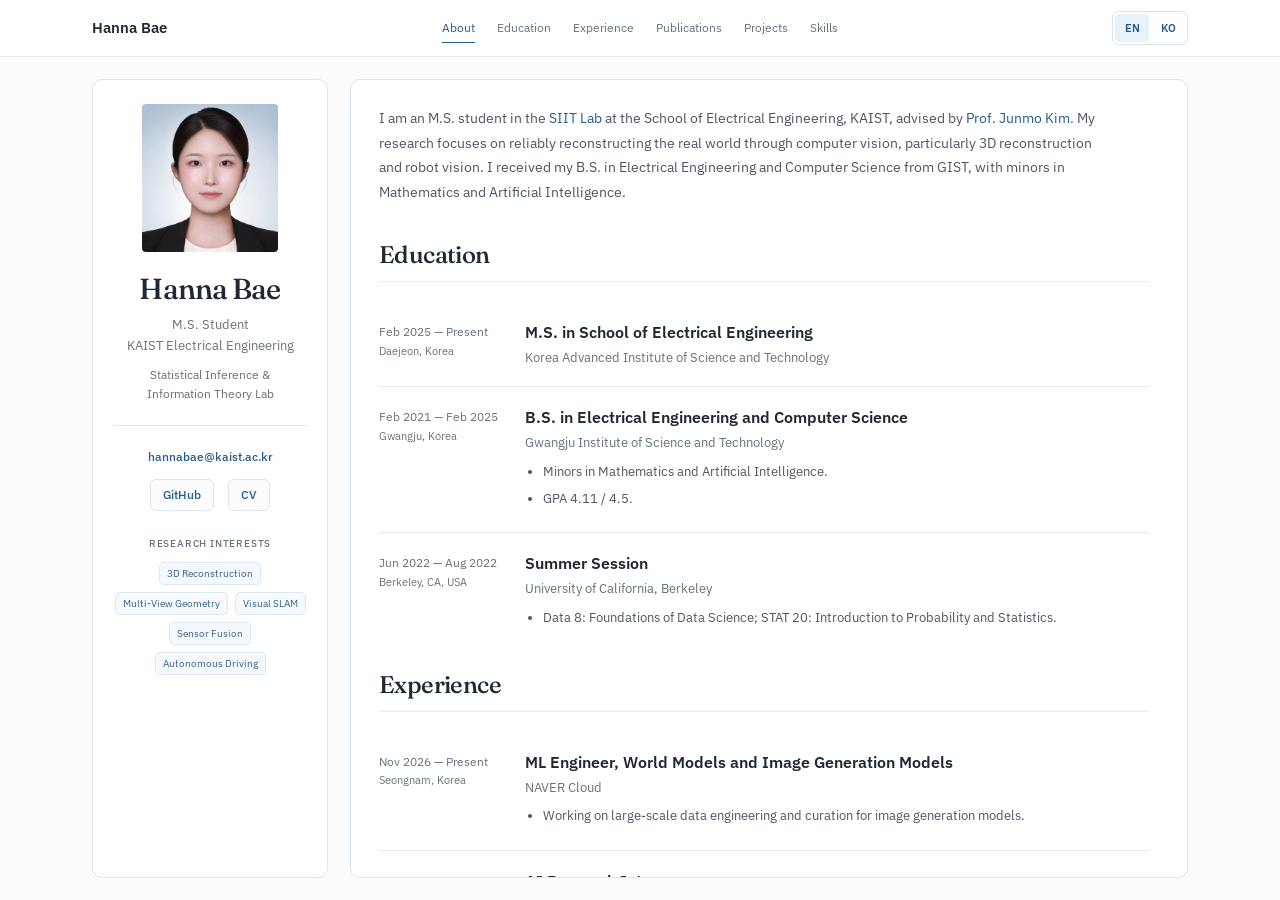
<file: index.html>
<!doctype html>
<html lang="en">
<head>
<meta charset="utf-8" />
<meta name="viewport" content="width=device-width, initial-scale=1" />
<title>Hanna Bae</title>
<meta name="description" content="Hanna Bae is an M.S. student at KAIST Electrical Engineering researching 3D vision, geometric perception, 3D reconstruction, visual SLAM, and multi-view geometry." />
<meta name="theme-color" content="#ffffff" />
<meta property="og:title" content="Hanna Bae" />
<meta property="og:description" content="M.S. student at KAIST EE. 3D vision, geometric perception, 3D reconstruction, and visual SLAM." />
<meta property="og:type" content="website" />
<meta property="og:url" content="https://hanna-bae.github.io/" />
<meta property="og:image" content="https://hanna-bae.github.io/assets/profile.jpg" />
<link rel="icon" type="image/png" href="assets/ggyu-avatar.png?v=1" />
<link rel="preconnect" href="https://fonts.googleapis.com" />
<link rel="preconnect" href="https://fonts.gstatic.com" crossorigin />
<link href="https://fonts.googleapis.com/css2?family=Fraunces:opsz,wght@9..144,400;9..144,500;9..144,600&family=IBM+Plex+Mono:wght@400;500&family=IBM+Plex+Sans:ital,wght@0,400;0,500;0,600;1,400&display=swap" rel="stylesheet" />
<link rel="stylesheet" href="style.css?v=13" />
<link rel="alternate" hreflang="en" href="https://hanna-bae.github.io/" />
<link rel="alternate" hreflang="ko" href="https://hanna-bae.github.io/ko/" />
<link rel="alternate" hreflang="x-default" href="https://hanna-bae.github.io/" />
</head>
<body>

<a class="skip-link" href="#main">Skip to content</a>

<header class="topbar">
  <div class="shell topbar-inner">
    <a class="brand" href="#top">Hanna Bae</a>
    <nav class="nav" aria-label="Section navigation">
      <a href="#about">About</a>
      <a href="#education">Education</a>
      <a href="#experience">Experience</a>
      <a href="#publications">Publications</a>
      <a href="#projects">Projects</a>
      <a href="#skills">Skills</a>
    </nav>
    <nav class="language-switch" aria-label="Language selection">
      <span lang="en" aria-current="page" aria-label="English">EN</span>
      <a href="ko/" hreflang="ko" lang="ko" aria-label="한국어">KO</a>
    </nav>
  </div>
</header>

<div class="shell layout" id="top">

  <aside class="profile" aria-labelledby="profile-name">
    <img class="portrait" src="assets/profile.jpg" alt="Portrait of Hanna Bae" width="800" height="800" />
    <div class="profile-copy">
      <h1 id="profile-name">Hanna Bae</h1>
      <p class="role">M.S. Student<br /> KAIST Electrical Engineering</p>
      <p class="lab">Statistical Inference &amp;<br /> Information Theory Lab</p>
      <ul class="contact" aria-label="Contact and profile links">
        <li class="email"><a href="mailto:hannabae@kaist.ac.kr">hannabae@kaist.ac.kr</a></li>
        <li><a href="https://github.com/hanna-bae" target="_blank" rel="noopener noreferrer">GitHub</a></li>
        <li><a href="assets/CV_Hanna_Bae.pdf" target="_blank" rel="noopener noreferrer">CV</a></li>
      </ul>
      <h2 class="keyword-label">Research interests</h2>
      <ul class="tags" aria-label="Research interests">
        <li>3D Reconstruction</li><li>Multi-View Geometry</li><li>Visual SLAM</li><li>Sensor Fusion</li><li>Autonomous Driving</li>
      </ul>
    </div>
  </aside>
  <main class="content" id="main" tabindex="0" aria-label="Research portfolio — scroll to explore">
    <section id="about" class="section first" aria-label="About">
      <div class="bio"><p>I am an M.S. student in the <a href="https://siit.kaist.ac.kr/" target="_blank" rel="noopener noreferrer">SIIT Lab</a> at the School of Electrical Engineering, KAIST, advised by <a href="https://scholar.google.com/citations?hl=ko&amp;user=GdQtWNQAAAAJ" target="_blank" rel="noopener noreferrer">Prof. Junmo Kim</a>. My research focuses on reliably reconstructing the real world through computer vision, particularly 3D reconstruction and robot vision. I received my B.S. in Electrical Engineering and Computer Science from GIST, with minors in Mathematics and Artificial Intelligence.</p></div>
    </section>

    <section id="education" class="section">
      <h2 class="section-title">Education</h2>
      <article class="entry">
        <div class="entry-date">Feb 2025 &mdash; Present<span class="place">Daejeon, Korea</span></div>
        <div class="entry-body">
          <h3>M.S. in School of Electrical Engineering</h3>
          <p class="org">Korea Advanced Institute of Science and Technology</p>
        </div>
      </article>
      <article class="entry">
        <div class="entry-date">Feb 2021 &mdash; Feb 2025<span class="place">Gwangju, Korea</span></div>
        <div class="entry-body">
          <h3>B.S. in Electrical Engineering and Computer Science</h3>
          <p class="org">Gwangju Institute of Science and Technology</p>
          <ul class="bullets">
            <li>Minors in Mathematics and Artificial Intelligence.</li>
            <li>GPA 4.11 / 4.5.</li>
          </ul>
        </div>
      </article>
      <article class="entry">
        <div class="entry-date">Jun 2022 &mdash; Aug 2022<span class="place">Berkeley, CA, USA</span></div>
        <div class="entry-body">
          <h3>Summer Session</h3>
          <p class="org">University of California, Berkeley</p>
          <ul class="bullets">
            <li>Data 8: Foundations of Data Science; STAT 20: Introduction to Probability and Statistics.</li>
          </ul>
        </div>
      </article>
    </section>

    <section id="experience" class="section">
      <h2 class="section-title">Experience</h2>
      <article class="entry">
        <div class="entry-date">Nov 2026 &mdash; Present<span class="place">Seongnam, Korea</span></div>
        <div class="entry-body">
          <h3>ML Engineer, World Models and Image Generation Models</h3>
          <p class="org">NAVER Cloud</p>
          <ul class="bullets">
            <li>Working on large-scale data engineering and curation for image generation models.</li>
          </ul>
        </div>
      </article>
      <article class="entry">
        <div class="entry-date">Nov 2024<span class="place">Seoul, Korea</span></div>
        <div class="entry-body">
          <h3>AI Research Intern</h3>
          <p class="org">CJ OliveNetworks AI Research Lab</p>
          <ul class="bullets">
            <li>Built a Korean table QA dataset of 13,200 pairs across simple, merged, and composite structures, and showed that the best table serialization depends on structure. Developed into a first-author journal publication.</li>
          </ul>
        </div>
      </article>
      <article class="entry">
        <div class="entry-date">Mar 2023 &mdash; Jun 2024<span class="place">Gwangju, Korea</span></div>
        <div class="entry-body">
          <h3>Research Intern</h3>
          <p class="org">Autonomous Computing Systems Lab (ACSL), GIST</p>
          <ul class="bullets">
            <li>Researched mobile and edge 3D reconstruction, dense correspondence, and detector-free feature matching for SLAM front ends.</li>
            <li>Explored deployment pipelines with TensorRT, ONNX, CoreML, and TinyML, with attention to accuracy&ndash;latency&ndash;memory trade-offs.</li>
          </ul>
        </div>
      </article>
    </section>

    <section id="publications" class="section" aria-labelledby="publications-title">
      <div class="section-heading">
        <h2 class="section-title" id="publications-title">Publications</h2>
      </div>
      <div class="publication-group" aria-labelledby="accepted-title">
        <h3 class="group-title" id="accepted-title">Accepted &amp; Published</h3>
        <ol class="pubs">
        <li class="pub" id="vggt-bridge">
          <div class="pub-body">
            <h4><a href="https://arxiv.org/abs/2610.06594" target="_blank" rel="noopener noreferrer">VGGT-Bridge: Beyond Sequential Pose Graphs via Coarse-Stride Skip Edges</a></h4>
            <p class="authors">Sungjae Choi<sup>*</sup>, <strong>Hanna Bae<sup>*</sup></strong>, Sunghyun Baek, and Junmo Kim</p>
            <p class="contribution-note">* Equal contribution</p>
            <div class="publication-footer"><p class="venue">ACCV 2026 · Accepted</p><div class="pub-links"><a href="https://arxiv.org/abs/2610.06594" target="_blank" rel="noopener noreferrer" aria-label="arXiv for VGGT-Bridge: Beyond Sequential Pose Graphs via Coarse-Stride Skip Edges">arXiv <span aria-hidden="true">&#8599;</span></a><a href="https://arxiv.org/pdf/2610.06594" target="_blank" rel="noopener noreferrer" aria-label="PDF for VGGT-Bridge: Beyond Sequential Pose Graphs via Coarse-Stride Skip Edges">PDF <span aria-hidden="true">&#8599;</span></a><a href="https://github.com/BeCow5X5/VGGT-Bridge" target="_blank" rel="noopener noreferrer" aria-label="Code for VGGT-Bridge">Code <span aria-hidden="true">&#8599;</span></a></div></div>
          </div>
        </li>
        <li class="pub" id="table-qa">
          <div class="pub-body">
            <h4><a href="https://doi.org/10.14329/isr.2025.27.2.071" target="_blank" rel="noopener noreferrer">Analyzing the Effects of Table Preprocessing Methods on Korean Question-Answering Performance</a></h4>
            <p class="authors"><strong>Hanna Bae</strong>, Sang-Huck Won, Jae-Hong Lee, Woo-Hyuk Jung, and Jihwan Woo</p>
            <div class="publication-footer"><p class="venue">Information Systems Review, 27(2), 71&ndash;87, 2025 · Published <span class="author-note">First author</span></p><div class="pub-links"><a href="https://doi.org/10.14329/isr.2025.27.2.071" target="_blank" rel="noopener noreferrer" aria-label="DOI for Analyzing the Effects of Table Preprocessing Methods on Korean Question-Answering Performance">DOI <span aria-hidden="true">&#8599;</span></a><a href="https://www.kci.go.kr/kciportal/ci/sereArticleSearch/ciSereArtiView.kci?sereArticleSearchBean.artiId=ART003208010" target="_blank" rel="noopener noreferrer" aria-label="Journal for Analyzing the Effects of Table Preprocessing Methods on Korean Question-Answering Performance">Journal <span aria-hidden="true">&#8599;</span></a></div></div>
          </div>
        </li>
        </ol>
      </div>
      <div class="publication-group" id="under-review" aria-labelledby="under-review-title">
        <h3 class="group-title" id="under-review-title">Preprints &amp; Under Review</h3>
        <ol class="pubs">
        <li class="pub" id="position-matters">
          <div class="pub-body">
            <h4>Position Matters in the Overlap: Analyzing Chunk Alignment for Long-Sequence 3D Reconstruction</h4>
            <p class="authors"><strong>Hanna Bae</strong>, Sojeong Song, Gyojin Han, Sungjae Choi, and Junmo Kim</p>
            <p class="venue">Manuscript · Under review <span class="author-note">First author</span></p>
          </div>
        </li>
        <li class="pub" id="dense-risk">
          <div class="pub-body">
            <h4>Adaptive Dense Risk Prediction for Consistent Feed-Forward 3D Reconstruction</h4>
            <p class="authors">Sojeong Song, <strong>Hanna Bae</strong>, Chang D. Yoo, and Junmo Kim</p>
            <p class="venue">Manuscript · Under review</p>
          </div>
        </li>
        <li class="pub" id="info3r">
          <div class="pub-body">
            <h4><a href="https://arxiv.org/abs/2609.21938" target="_blank" rel="noopener noreferrer">Info3R: Information-Adaptive Test-Time Training for 3D Reconstruction</a></h4>
            <p class="authors">Sunghyun Baek, <strong>Hanna Bae</strong>, Minchan Kwon, and Junmo Kim</p>
            <div class="publication-footer"><p class="venue">arXiv preprint, 2026 · Under review</p><div class="pub-links"><a href="https://arxiv.org/abs/2609.21938" target="_blank" rel="noopener noreferrer" aria-label="arXiv for Info3R: Information-Adaptive Test-Time Training for 3D Reconstruction">arXiv <span aria-hidden="true">&#8599;</span></a><a href="https://arxiv.org/pdf/2609.21938" target="_blank" rel="noopener noreferrer" aria-label="PDF for Info3R: Information-Adaptive Test-Time Training for 3D Reconstruction">PDF <span aria-hidden="true">&#8599;</span></a></div></div>
          </div>
        </li>
        <li class="pub" id="vistags">
          <div class="pub-body">
            <h4>VistaGS: Multi-View Geometry Foundation Priors for View-Consistent Few-Shot 3D Gaussian Splatting</h4>
            <p class="authors">Sungjae Choi, Gyojin Han, <strong>Hanna Bae</strong>, and Junmo Kim</p>
            <p class="venue">Manuscript · Under review</p>
          </div>
        </li>
        </ol>
      </div>
    </section>

    <section id="projects" class="section">
      <h2 class="section-title">Projects</h2>

      <article class="entry">
        <div class="entry-date">Sep 2025 &mdash; Aug 2026<span class="place">Daejeon, Korea</span></div>
        <div class="entry-body">
          <h3>SpecFusion: Camera&ndash;Radar 3D Object Detection</h3>
          <p class="org">NRF Master&rsquo;s Student Research Grant &middot; Sole principal investigator</p>
          <p class="summary">Won the grant through national competitive review as the sole PI, with full responsibility for research design, execution, and reporting. Designing a two-path fusion architecture that pairs BEV early fusion using radar-assisted depth with late fusion over pseudo-depth and geometry priors.</p>
        </div>
      </article>

      <article class="entry">
        <div class="entry-date">2026 &mdash; Present<span class="place">Daejeon, Korea</span></div>
        <div class="entry-body">
          <h3>Physically Consistent 4D World Generation</h3>
          <p class="org">NRF Excellent Research Program, Core Research (Type B) &middot; Leading the lab task</p>
          <p class="summary">Exploring feed-forward approaches to 4D scene generation under physical-consistency constraints.</p>
        </div>
      </article>

      <article class="entry">
        <div class="entry-date">Mar 2026 &mdash; Present<span class="place">Daejeon, Korea</span></div>
        <div class="entry-body">
          <h3>Culture-Domain Korean NER &amp; Group Fairness</h3>
          <p class="org">IITP AI Technology Utilization Improvement Program &middot; Leading the lab task</p>
          <p class="summary">Built a culture-domain Korean NER dataset from scratch and improved entity F1 through domain-adaptive retraining, then annotated group attributes across the corpus so per-group performance gaps can be measured.</p>
        </div>
      </article>

      <article class="entry">
        <div class="entry-date">Apr &mdash; Jun 2026<span class="place">Daejeon, Korea</span></div>
        <div class="entry-body">
          <h3>Fluorescence&ndash;Raman Multimodal AI Analysis Engine</h3>
          <p class="org">COMPA Advanced Research Equipment Commercialization &middot; KAIST subcontract</p>
          <p class="summary">Built a statistical Raman denoising pipeline with reference-free baseline estimation, validated deep-learning fluorescence denoising with SAM-based ROI extraction, and designed a metadata-conditioned adapter for varying acquisition conditions.</p>
        </div>
      </article>

      <article class="entry">
        <div class="entry-date">2025<span class="place">Daejeon, Korea</span></div>
        <div class="entry-body">
          <h3>OpenVINS&ndash;MASt3R Hybrid Visual-Inertial SLAM</h3>
          <p class="org">Team project &middot; HILTI SLAM Challenge</p>
          <p class="summary">Diagnosed pose corruption from Z-axis accelerometer noise that MSCKF failed to absorb, then combined IMU and depth gating with a Hampel median filter and MASt3R-SLAM global correction.</p>
        </div>
      </article>

      <article class="entry">
        <div class="entry-date">2024<span class="place">Gwangju, Korea</span></div>
        <div class="entry-body">
          <h3>SegMatching: Semantic Filtering for Detector-Free Feature Matching</h3>
          <p class="org">B.S. thesis</p>
          <p class="summary">Found that detector-free matching concentrates correspondences on regions unreliable for pose estimation, and filtered them with semantic masks and per-class stability priors, improving AUC on MegaDepth-1500.</p>
        </div>
      </article>
    </section>

<section id="skills" class="section">
      <h2 class="section-title">Skills</h2>
      <dl class="skills">
        <dt>Programming</dt>
        <dd>Python (PyTorch, NumPy, pandas, OpenCV), C++</dd>
        <dt>3D Vision</dt>
        <dd>3D reconstruction, visual SLAM, multi-view geometry, pose estimation, dense correspondence, trajectory evaluation, 3D Gaussian splatting</dd>
        <dt>Deployment</dt>
        <dd>TensorRT, ONNX, CoreML, TinyML, model quantization and pruning, latency&ndash;memory profiling</dd>
        <dt>Systems</dt>
        <dd>Linux, Git, Docker / Conda, LaTeX</dd>
        <dt>Language</dt>
        <dd>Korean (native), English &mdash; TOEIC Speaking Intermediate High</dd>
      </dl>
    </section>

    <footer class="footer">
      <p>Last updated November 2026. &copy; <span id="year">2026</span> Hanna Bae.</p>
    </footer>

  </main>
</div>

<script src="script.js?v=7"></script>
</body>
</html>
</file>
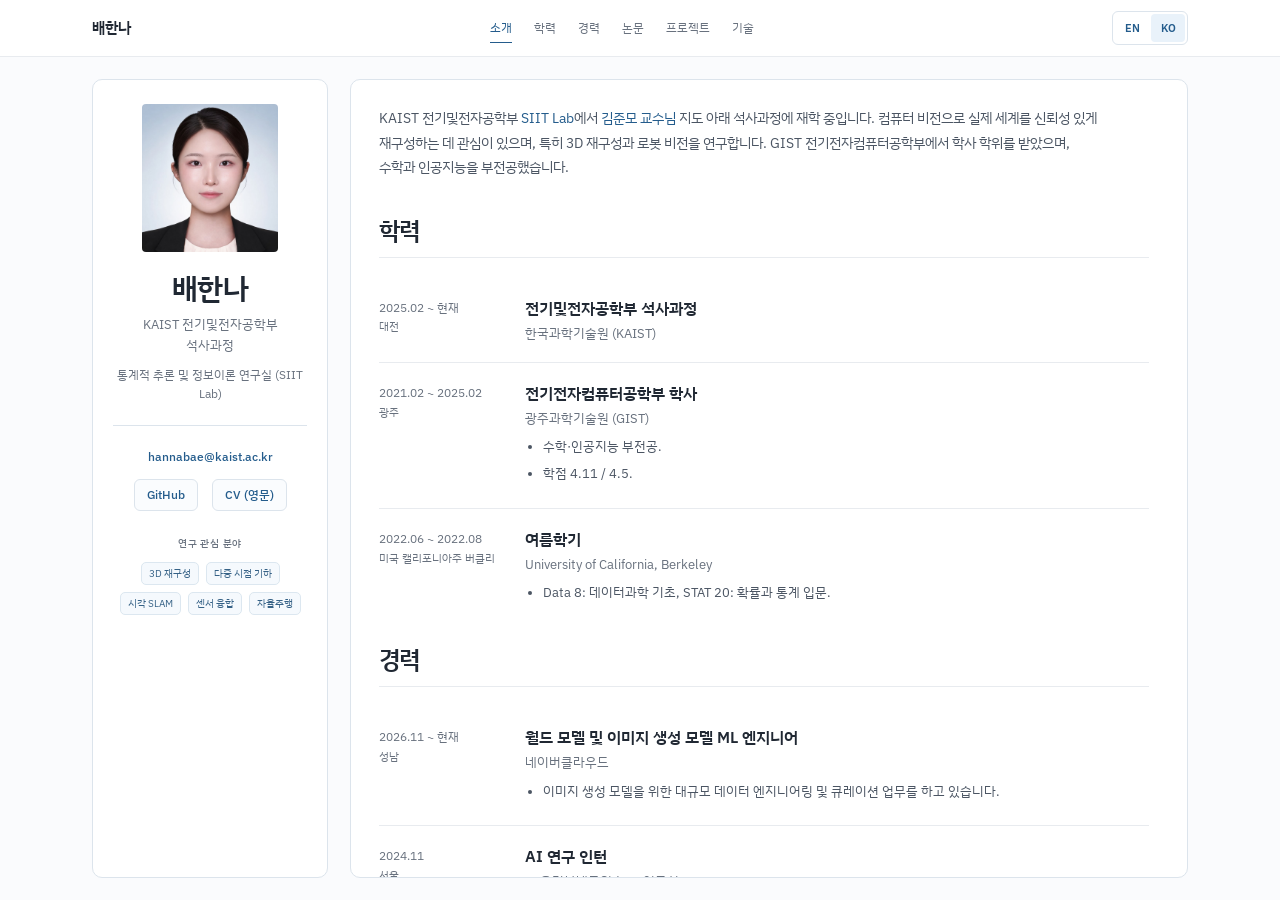
<file: ko/index.html>
<!doctype html>
<html lang="ko">
<head>
<meta charset="utf-8" />
<meta name="viewport" content="width=device-width, initial-scale=1" />
<title>배한나 | Hanna Bae</title>
<meta name="description" content="배한나는 KAIST 전기및전자공학부 석사과정에서 3D 비전, 기하 기반 인지, 3D 재구성, 시각 SLAM, 다중 시점 기하를 연구합니다." />
<meta name="theme-color" content="#ffffff" />
<meta property="og:title" content="배한나 | Hanna Bae" />
<meta property="og:description" content="KAIST 전기및전자공학부 석사과정. 3D 비전, 기하 기반 인지, 3D 재구성 및 시각 SLAM." />
<meta property="og:type" content="website" />
<meta property="og:url" content="https://hanna-bae.github.io/ko/" />
<meta property="og:image" content="https://hanna-bae.github.io/assets/profile.jpg" />
<link rel="icon" type="image/png" href="../assets/ggyu-avatar.png?v=1" />
<link rel="preconnect" href="https://fonts.googleapis.com" />
<link rel="preconnect" href="https://fonts.gstatic.com" crossorigin />
<link href="https://fonts.googleapis.com/css2?family=Fraunces:opsz,wght@9..144,400;9..144,500;9..144,600&family=IBM+Plex+Mono:wght@400;500&family=IBM+Plex+Sans:ital,wght@0,400;0,500;0,600;1,400&display=swap" rel="stylesheet" />
<link rel="stylesheet" href="https://fonts.googleapis.com/css2?family=IBM+Plex+Sans+KR:wght@400;500;600&amp;display=swap" />
<link rel="stylesheet" href="../style.css?v=13" />
<style>
  :root[lang="ko"] {
    --sans: "IBM Plex Sans", "IBM Plex Sans KR", -apple-system, BlinkMacSystemFont, "Apple SD Gothic Neo", "Malgun Gothic", sans-serif;
    --display: "Fraunces", "IBM Plex Sans KR", Georgia, "Apple SD Gothic Neo", "Malgun Gothic", serif;
  }
  [lang="ko"] .profile h1, [lang="ko"] .section-title { font-weight: 600; }
  [lang="ko"] .bio, [lang="ko"] .entry-body { word-break: keep-all; overflow-wrap: anywhere; }
</style>
<link rel="alternate" hreflang="en" href="https://hanna-bae.github.io/" />
<link rel="alternate" hreflang="ko" href="https://hanna-bae.github.io/ko/" />
<link rel="alternate" hreflang="x-default" href="https://hanna-bae.github.io/" />
</head>
<body>

<a class="skip-link" href="#main">본문으로 건너뛰기</a>

<header class="topbar">
  <div class="shell topbar-inner">
    <a class="brand" href="#top">배한나</a>
    <nav class="nav" aria-label="페이지 내 탐색">
      <a href="#about">소개</a>
      <a href="#education">학력</a>
      <a href="#experience">경력</a>
      <a href="#publications">논문</a>
      <a href="#projects">프로젝트</a>
      <a href="#skills">기술</a>
    </nav>
    <nav class="language-switch" aria-label="언어 선택">
      <a href="../" hreflang="en" lang="en" aria-label="English">EN</a>
      <span lang="ko" aria-current="page" aria-label="한국어">KO</span>
    </nav>
  </div>
</header>

<div class="shell layout" id="top">

  <aside class="profile" aria-labelledby="profile-name">
    <img class="portrait" src="../assets/profile.jpg" alt="배한나 프로필 사진" width="800" height="800" />
    <div class="profile-copy">
      <h1 id="profile-name">배한나</h1>
      <p class="role">KAIST 전기및전자공학부<br /> 석사과정</p>
      <p class="lab">통계적 추론 및 정보이론 연구실 (SIIT Lab)</p>
      <ul class="contact" aria-label="연락처 및 프로필 링크">
        <li class="email"><a href="mailto:hannabae@kaist.ac.kr">hannabae@kaist.ac.kr</a></li>
        <li><a href="https://github.com/hanna-bae" target="_blank" rel="noopener noreferrer">GitHub</a></li>
        <li><a href="../assets/CV_Hanna_Bae.pdf" target="_blank" rel="noopener noreferrer">CV (영문)</a></li>
      </ul>
      <h2 class="keyword-label">연구 관심 분야</h2>
      <ul class="tags" aria-label="연구 관심 분야">
        <li>3D 재구성</li><li>다중 시점 기하</li><li>시각 SLAM</li><li>센서 융합</li><li>자율주행</li>
      </ul>
    </div>
  </aside>
  <main class="content" id="main" tabindex="0" aria-label="연구 포트폴리오">
    <section id="about" class="section first" aria-label="소개">
      <div class="bio"><p>KAIST 전기및전자공학부 <a href="https://siit.kaist.ac.kr/" target="_blank" rel="noopener noreferrer">SIIT Lab</a>에서 <a href="https://scholar.google.com/citations?hl=ko&amp;user=GdQtWNQAAAAJ" target="_blank" rel="noopener noreferrer">김준모 교수님</a> 지도 아래 석사과정에 재학 중입니다. 컴퓨터 비전으로 실제 세계를 신뢰성 있게 재구성하는 데 관심이 있으며, 특히 3D 재구성과 로봇 비전을 연구합니다. GIST 전기전자컴퓨터공학부에서 학사 학위를 받았으며, 수학과 인공지능을 부전공했습니다.</p></div>
    </section>

    <section id="education" class="section">
      <h2 class="section-title">학력</h2>
      <article class="entry">
        <div class="entry-date">2025.02 ~ 현재<span class="place">대전</span></div>
        <div class="entry-body">
          <h3>전기및전자공학부 석사과정</h3>
          <p class="org">한국과학기술원 (KAIST)</p>
        </div>
      </article>
      <article class="entry">
        <div class="entry-date">2021.02 ~ 2025.02<span class="place">광주</span></div>
        <div class="entry-body">
          <h3>전기전자컴퓨터공학부 학사</h3>
          <p class="org">광주과학기술원 (GIST)</p>
          <ul class="bullets">
            <li>수학·인공지능 부전공.</li>
            <li>학점 4.11 / 4.5.</li>
          </ul>
        </div>
      </article>
      <article class="entry">
        <div class="entry-date">2022.06 ~ 2022.08<span class="place">미국 캘리포니아주 버클리</span></div>
        <div class="entry-body">
          <h3>여름학기</h3>
          <p class="org">University of California, Berkeley</p>
          <ul class="bullets">
            <li>Data 8: 데이터과학 기초, STAT 20: 확률과 통계 입문.</li>
          </ul>
        </div>
      </article>
    </section>

    <section id="experience" class="section">
      <h2 class="section-title">경력</h2>
      <article class="entry">
        <div class="entry-date">2026.11 ~ 현재<span class="place">성남</span></div>
        <div class="entry-body">
          <h3>월드 모델 및 이미지 생성 모델 ML 엔지니어</h3>
          <p class="org">네이버클라우드</p>
          <ul class="bullets">
            <li>이미지 생성 모델을 위한 대규모 데이터 엔지니어링 및 큐레이션 업무를 하고 있습니다.</li>
          </ul>
        </div>
      </article>
      <article class="entry">
        <div class="entry-date">2024.11<span class="place">서울</span></div>
        <div class="entry-body">
          <h3>AI 연구 인턴</h3>
          <p class="org">CJ올리브네트웍스 AI 연구실</p>
          <ul class="bullets">
            <li>기본형·병합형·복합형 표를 대상으로 한국어 표 질의응답 데이터 13,200쌍을 구축하고, 표 구조에 따라 가장 효과적인 직렬화 방식이 달라짐을 확인했습니다. 이 연구를 제1저자 논문으로 게재했습니다.</li>
          </ul>
        </div>
      </article>
      <article class="entry">
        <div class="entry-date">2023.03 ~ 2024.06<span class="place">광주</span></div>
        <div class="entry-body">
          <h3>학부 연구 인턴</h3>
          <p class="org">GIST 자율컴퓨팅시스템 연구실 (ACSL)</p>
          <ul class="bullets">
            <li>모바일·엣지 환경의 3D 재구성과 SLAM 프런트엔드를 위한 밀집 대응점 추정 및 검출기 없는 특징점 매칭을 연구했습니다.</li>
            <li>TensorRT, ONNX, CoreML, TinyML 기반 배포 환경에서 정확도·지연시간·메모리 간의 균형을 살펴봤습니다.</li>
          </ul>
        </div>
      </article>
    </section>

    <section id="publications" class="section" aria-labelledby="publications-title">
      <div class="section-heading">
        <h2 class="section-title" id="publications-title">논문</h2>
      </div>
      <div class="publication-group" aria-labelledby="accepted-title">
        <h3 class="group-title" id="accepted-title">채택 및 게재 논문</h3>
        <ol class="pubs">
        <li class="pub" id="vggt-bridge">
          <div class="pub-body">
            <h4 lang="en"><a href="https://arxiv.org/abs/2610.06594" target="_blank" rel="noopener noreferrer">VGGT-Bridge: Beyond Sequential Pose Graphs via Coarse-Stride Skip Edges</a></h4>
            <p class="authors" lang="en">Sungjae Choi<sup>*</sup>, <strong>Hanna Bae<sup>*</sup></strong>, Sunghyun Baek, and Junmo Kim</p>
            <p class="contribution-note">* 공동 제1저자</p>
            <div class="publication-footer"><p class="venue">ACCV 2026 · 채택</p><div class="pub-links"><a href="https://arxiv.org/abs/2610.06594" target="_blank" rel="noopener noreferrer" aria-label="VGGT-Bridge: Beyond Sequential Pose Graphs via Coarse-Stride Skip Edges arXiv">arXiv <span aria-hidden="true">&#8599;</span></a><a href="https://arxiv.org/pdf/2610.06594" target="_blank" rel="noopener noreferrer" aria-label="VGGT-Bridge: Beyond Sequential Pose Graphs via Coarse-Stride Skip Edges PDF">PDF <span aria-hidden="true">&#8599;</span></a><a href="https://github.com/BeCow5X5/VGGT-Bridge" target="_blank" rel="noopener noreferrer" aria-label="VGGT-Bridge 코드">코드 <span aria-hidden="true">&#8599;</span></a></div></div>
          </div>
        </li>
        <li class="pub" id="table-qa">
          <div class="pub-body">
            <h4 lang="en"><a href="https://doi.org/10.14329/isr.2025.27.2.071" target="_blank" rel="noopener noreferrer">Analyzing the Effects of Table Preprocessing Methods on Korean Question-Answering Performance</a></h4>
            <p class="authors" lang="en"><strong>Hanna Bae</strong>, Sang-Huck Won, Jae-Hong Lee, Woo-Hyuk Jung, and Jihwan Woo</p>
            <div class="publication-footer"><p class="venue">Information Systems Review, 27(2), 71&ndash;87, 2025 · 게재 <span class="author-note">제1저자</span></p><div class="pub-links"><a href="https://doi.org/10.14329/isr.2025.27.2.071" target="_blank" rel="noopener noreferrer" aria-label="Analyzing the Effects of Table Preprocessing Methods on Korean Question-Answering Performance DOI">DOI <span aria-hidden="true">&#8599;</span></a><a href="https://www.kci.go.kr/kciportal/ci/sereArticleSearch/ciSereArtiView.kci?sereArticleSearchBean.artiId=ART003208010" target="_blank" rel="noopener noreferrer" aria-label="Analyzing the Effects of Table Preprocessing Methods on Korean Question-Answering Performance 학술지">학술지 <span aria-hidden="true">&#8599;</span></a></div></div>
          </div>
        </li>
        </ol>
      </div>
      <div class="publication-group" id="under-review" aria-labelledby="under-review-title">
        <h3 class="group-title" id="under-review-title">프리프린트 및 심사 중인 논문</h3>
        <ol class="pubs">
        <li class="pub" id="position-matters">
          <div class="pub-body">
            <h4 lang="en">Position Matters in the Overlap: Analyzing Chunk Alignment for Long-Sequence 3D Reconstruction</h4>
            <p class="authors" lang="en"><strong>Hanna Bae</strong>, Sojeong Song, Gyojin Han, Sungjae Choi, and Junmo Kim</p>
            <p class="venue">논문 원고 · 심사 중 <span class="author-note">제1저자</span></p>
          </div>
        </li>
        <li class="pub" id="dense-risk">
          <div class="pub-body">
            <h4 lang="en">Adaptive Dense Risk Prediction for Consistent Feed-Forward 3D Reconstruction</h4>
            <p class="authors" lang="en">Sojeong Song, <strong>Hanna Bae</strong>, Chang D. Yoo, and Junmo Kim</p>
            <p class="venue">논문 원고 · 심사 중</p>
          </div>
        </li>
        <li class="pub" id="info3r">
          <div class="pub-body">
            <h4 lang="en"><a href="https://arxiv.org/abs/2609.21938" target="_blank" rel="noopener noreferrer">Info3R: Information-Adaptive Test-Time Training for 3D Reconstruction</a></h4>
            <p class="authors" lang="en">Sunghyun Baek, <strong>Hanna Bae</strong>, Minchan Kwon, and Junmo Kim</p>
            <div class="publication-footer"><p class="venue">arXiv 프리프린트, 2026 · 심사 중</p><div class="pub-links"><a href="https://arxiv.org/abs/2609.21938" target="_blank" rel="noopener noreferrer" aria-label="Info3R: Information-Adaptive Test-Time Training for 3D Reconstruction arXiv">arXiv <span aria-hidden="true">&#8599;</span></a><a href="https://arxiv.org/pdf/2609.21938" target="_blank" rel="noopener noreferrer" aria-label="Info3R: Information-Adaptive Test-Time Training for 3D Reconstruction PDF">PDF <span aria-hidden="true">&#8599;</span></a></div></div>
          </div>
        </li>
        <li class="pub" id="vistags">
          <div class="pub-body">
            <h4 lang="en">VistaGS: Multi-View Geometry Foundation Priors for View-Consistent Few-Shot 3D Gaussian Splatting</h4>
            <p class="authors" lang="en">Sungjae Choi, Gyojin Han, <strong>Hanna Bae</strong>, and Junmo Kim</p>
            <p class="venue">논문 원고 · 심사 중</p>
          </div>
        </li>
        </ol>
      </div>
    </section>

    <section id="projects" class="section">
      <h2 class="section-title">프로젝트</h2>

      <article class="entry">
        <div class="entry-date">2025.09 ~ 2026.08<span class="place">대전</span></div>
        <div class="entry-body">
          <h3>SpecFusion: 카메라–레이더 기반 3D 객체 탐지</h3>
          <p class="org">한국연구재단 석사과정생 연구지원사업 · 단독 연구책임자</p>
          <p class="summary">전국 단위 공모에 단독 연구책임자로 선정되어 연구 설계부터 수행, 보고까지 맡았습니다. 레이더로 보강한 깊이 정보를 쓰는 BEV 초기 융합과, 의사 깊이 및 기하 사전 정보를 쓰는 후기 융합을 결합하는 구조를 설계하고 있습니다.</p>
        </div>
      </article>

      <article class="entry">
        <div class="entry-date">2026 ~ 현재<span class="place">대전</span></div>
        <div class="entry-body">
          <h3>물리적으로 일관된 4D 세계 생성</h3>
          <p class="org">한국연구재단 우수연구사업 핵심연구(유형 B) · 연구실 과제 주도</p>
          <p class="summary">물리적 일관성 제약을 만족하는 피드포워드 방식의 4D 장면 생성을 탐색하고 있습니다.</p>
        </div>
      </article>

      <article class="entry">
        <div class="entry-date">2026.03 ~ 현재<span class="place">대전</span></div>
        <div class="entry-body">
          <h3>문화 분야 한국어 개체명 인식 및 집단 공정성</h3>
          <p class="org">IITP AI 기술 활용 고도화 사업 · 연구실 과제 주도</p>
          <p class="summary">문화 분야 한국어 개체명 인식 데이터셋을 구축하고, 도메인 적응 재학습으로 개체명 F1을 개선했습니다. 집단별 성능 격차를 측정할 수 있도록 전체 말뭉치에 집단 속성도 주석으로 추가했습니다.</p>
        </div>
      </article>

      <article class="entry">
        <div class="entry-date">2026.04 ~ 2026.06<span class="place">대전</span></div>
        <div class="entry-body">
          <h3>형광–라만 멀티모달 AI 분석 엔진</h3>
          <p class="org">COMPA 첨단 연구장비 사업화 · KAIST 위탁과제</p>
          <p class="summary">참조 신호 없이 베이스라인을 추정하는 통계적 라만 잡음 제거 파이프라인을 구축했습니다. SAM 기반 관심 영역 추출을 활용한 딥러닝 형광 잡음 제거를 검증하고, 측정 조건 변화에 대응하도록 메타데이터를 입력으로 받는 어댑터를 설계했습니다.</p>
        </div>
      </article>

      <article class="entry">
        <div class="entry-date">2025<span class="place">대전</span></div>
        <div class="entry-body">
          <h3>OpenVINS–MASt3R 하이브리드 시각·관성 SLAM</h3>
          <p class="org">팀 프로젝트 · HILTI SLAM Challenge</p>
          <p class="summary">MSCKF에서 충분히 억제되지 않은 Z축 가속도계 잡음이 자세 추정을 왜곡하는 문제를 분석했습니다. IMU와 깊이 입력 게이팅, Hampel 중앙값 필터, MASt3R-SLAM 전역 보정을 결합했습니다.</p>
        </div>
      </article>

      <article class="entry">
        <div class="entry-date">2024<span class="place">광주</span></div>
        <div class="entry-body">
          <h3>SegMatching: 검출기 없는 특징점 매칭을 위한 의미 기반 필터링</h3>
          <p class="org">학사 졸업논문</p>
          <p class="summary">검출기 없는 매칭에서 자세 추정에 불리한 영역에 대응점이 집중되는 현상을 확인했습니다. 의미 분할 마스크와 클래스별 안정성 사전 정보로 대응점을 필터링해 MegaDepth-1500의 AUC를 개선했습니다.</p>
        </div>
      </article>
    </section>

<section id="skills" class="section">
      <h2 class="section-title">기술</h2>
      <dl class="skills">
        <dt>프로그래밍</dt>
        <dd>Python (PyTorch, NumPy, pandas, OpenCV), C++</dd>
        <dt>3D 비전</dt>
        <dd>3D 재구성, 시각 SLAM, 다중 시점 기하, 자세 추정, 밀집 대응점 추정, 궤적 평가, 3D 가우시안 스플래팅</dd>
        <dt>모델 배포</dt>
        <dd>TensorRT, ONNX, CoreML, TinyML, 모델 양자화 및 가지치기, 지연시간·메모리 프로파일링</dd>
        <dt>시스템</dt>
        <dd>Linux, Git, Docker / Conda, LaTeX</dd>
        <dt>언어</dt>
        <dd>한국어(모국어), 영어(TOEIC Speaking Intermediate High)</dd>
      </dl>
    </section>

    <footer class="footer">
      <p>최종 업데이트: 2026년 11월. &copy; <span id="year">2026</span> 배한나.</p>
    </footer>

  </main>
</div>

<script src="../script.js?v=7"></script>
</body>
</html>
</file>
<file: style.css>
/* Hanna Bae — laptop-first academic homepage, October 2026. */
:root { --ink:#202833; --soft:#4b5563; --muted:#68717e; --line:#e8ebef; --accent:#245c8c; --sans:"IBM Plex Sans",-apple-system,BlinkMacSystemFont,"Segoe UI",sans-serif; --display:"Fraunces",Georgia,serif; }
* { box-sizing:border-box; }
html { scroll-behavior:smooth; scroll-padding-top:82px; }
body { margin:0; background:#fff; color:var(--ink); font:15px/1.65 var(--sans); -webkit-font-smoothing:antialiased; }
a { color:var(--accent); text-decoration:none; text-underline-offset:3px; }
a:hover { text-decoration:underline; }
a:focus-visible { outline:2px solid var(--accent); outline-offset:4px; border-radius:2px; }
::selection { background:#e2edf7; }
.shell { width:min(100%,1024px); margin:0 auto; padding:0 32px; }
.skip-link { position:fixed; top:-80px; left:16px; z-index:100; background:#fff; padding:8px 16px; border:1px solid var(--accent); }
.skip-link:focus { top:12px; }
.topbar { position:sticky; top:0; z-index:10; background:rgba(255,255,255,.97); border-bottom:1px solid var(--line); }
.topbar-inner { display:flex; align-items:center; justify-content:space-between; gap:24px; height:56px; }
.brand { font-size:15px; font-weight:600; color:var(--ink); white-space:nowrap; }
.nav { display:flex; align-items:center; gap:22px; overflow-x:auto; scrollbar-width:none; }
.nav a { font-size:12px; padding:5px 0; color:var(--muted); white-space:nowrap; border-bottom:1px solid transparent; }
.nav a.active { color:var(--accent); border-color:var(--accent); }
.layout { padding-top:40px; padding-bottom:40px; }
.content { min-width:0; }.content:focus { outline:none; }
.profile { display:grid; grid-template-columns:132px minmax(0,1fr); gap:32px; align-items:start; padding-bottom:32px; }
.portrait { width:132px; height:152px; object-fit:cover; object-position:50% 20%; border-radius:4px; }
.profile-copy { min-width:0; }
.profile h1 { font-family:var(--display); font-size:34px; line-height:1.15; letter-spacing:-.03em; font-weight:500; margin:0 0 8px; }
.role { margin:0 0 12px; font-size:14px; color:var(--muted); }
.bio { max-width:720px; }.bio p { margin:0; color:var(--soft); font-size:15px; line-height:1.7; }
.contact { display:flex; flex-wrap:wrap; gap:20px; list-style:none; padding:0; margin:13px 0 0; }
.contact a { font-size:13px; font-weight:500; }
.section { padding-top:46px; }.section:first-of-type { padding-top:0; }
.section-title { font-family:var(--display); font-size:25px; line-height:1.25; font-weight:500; letter-spacing:-.025em; margin:0 0 20px; padding-bottom:11px; border-bottom:1px solid var(--line); }
.section-heading .section-title { margin-bottom:0; }
.publication-group { padding-top:17px; }.publication-group+.publication-group { padding-top:26px; }
.group-title { font-family:var(--sans); font-size:11px; line-height:1.4; letter-spacing:.08em; text-transform:uppercase; font-weight:500; color:var(--muted); margin:0 0 4px; }
.pubs { list-style:none; margin:0; padding:0; }
.pub { padding:16px 0 18px; border-bottom:1px solid var(--line); }
.pub:last-child { border:0; padding-bottom:0; }
.pub-body h4 { font-family:var(--sans); font-size:18px; font-weight:600; line-height:1.4; letter-spacing:-.012em; margin:0 0 6px; }
.pub-body h4 a { color:var(--accent); }
.authors { margin:0; color:var(--soft); font-size:13px; line-height:1.65; }
.authors strong { color:var(--ink); font-weight:600; }
sup { font-size:.75em; line-height:0; }
.contribution-note { margin:2px 0 0; color:var(--muted); font-size:11px; line-height:1.5; }
.publication-footer { display:flex; flex-wrap:wrap; align-items:baseline; gap:3px 18px; margin-top:5px; }
.venue { margin:5px 0 0; color:var(--muted); font-size:12px; line-height:1.6; }
.publication-footer .venue { margin:0; }
.author-note { margin-left:8px; font-size:11px; }
.pub-links { display:flex; gap:14px; }
.pub-links a { font-size:12px; line-height:1.6; font-weight:500; }
.pub-links span { font-size:10px; }
.entry { display:grid; grid-template-columns:150px minmax(0,1fr); gap:26px; padding:18px 0; border-bottom:1px solid var(--line); }
.entry:last-of-type { border:0; padding-bottom:0; }
.entry-date { font-size:12px; color:var(--muted); font-variant-numeric:tabular-nums; padding-top:2px; }.place { display:block; font-size:11px; }
.entry-body h3 { margin:0 0 3px; font-size:16px; font-weight:600; line-height:1.5; }
.org { font-size:13px; color:var(--muted); margin:0; }
.summary,.bullets { color:var(--soft); font-size:13px; line-height:1.75; margin:7px 0 0; }.bullets { padding-left:18px; }.bullets li { margin-bottom:4px; }
.skills { display:grid; grid-template-columns:150px minmax(0,1fr); gap:0 26px; margin:0; }
.skills dt,.skills dd { padding:12px 0; border-bottom:1px solid var(--line); }
.skills dt { color:var(--muted); font-size:12px; }.skills dd { margin:0; font-size:13px; color:var(--soft); }.skills dt:last-of-type,.skills dd:last-of-type { border:0; }
.footer { border-top:1px solid var(--line); padding-top:18px; margin-top:42px; }.footer p { font-size:11px; color:var(--muted); margin:0; }
@media(min-width:1280px) { .shell { width:1024px; } }
@media(max-width:760px) {
 .shell { padding:0 24px; }.topbar-inner { height:auto; min-height:64px; flex-direction:column; align-items:stretch; gap:0; padding-top:8px; }.brand { align-self:flex-start; font-size:14px; }.nav { gap:22px; padding-bottom:6px; }.nav a { font-size:11px; }.layout { padding-top:28px; }.profile { grid-template-columns:100px minmax(0,1fr); gap:22px; padding-bottom:30px; }.portrait { width:100px; height:120px; }.profile h1 { font-size:30px; }.role { font-size:12px; }.bio p { font-size:14px; }.pub-body h4 { font-size:17px; }.section { padding-top:36px; }.entry { grid-template-columns:120px minmax(0,1fr); gap:18px; }.skills { grid-template-columns:120px minmax(0,1fr); gap:0 18px; }
}
@media(max-width:480px) {
 .shell { padding:0 20px; }.profile { grid-template-columns:76px minmax(0,1fr); gap:18px; }.portrait { width:76px; height:92px; }.profile h1 { font-size:28px; }.role { font-size:12px; margin-bottom:10px; }.bio p { font-size:13px; }.contact { gap:18px; margin-top:10px; }.contact a { font-size:12px; }.section-title { font-size:24px; }.publication-footer { gap:5px 14px; }.authors { font-size:12px; }.entry { grid-template-columns:1fr; gap:4px; }.entry-date .place { display:inline; }.entry-date .place::before { content:" · "; }.skills { grid-template-columns:1fr; }.skills dt { border:0; padding-bottom:0; }.skills dd { padding-top:3px; }
}
@media(prefers-reduced-motion:reduce) { html { scroll-behavior:auto; } }
@media print { .topbar,.skip-link { display:none; }.layout { padding-top:0; }.pub,.entry { break-inside:avoid; } a { color:inherit; } }

/* Bordered desktop panes: profile stays put while the portfolio scrolls. */
:root { --panel-line:#dce4ec; }
body { height:100vh; height:100dvh; overflow:hidden; background:#fafbfd; }
.shell { width:min(100%,1160px); }
.layout { display:grid; grid-template-columns:236px minmax(0,1fr); gap:22px; height:calc(100vh - 57px); height:calc(100dvh - 57px); padding-top:22px; padding-bottom:22px; align-items:stretch; }
.profile,.content { border:1px solid var(--panel-line); border-radius:10px; background:#fff; }
.profile { display:flex; flex-direction:column; gap:0; padding:24px 20px; overflow-y:auto; scrollbar-width:thin; }
.portrait { width:136px; height:148px; margin-bottom:20px; }
.profile h1 { font-size:29px; margin-bottom:10px; }.profile .role { font-size:13px; line-height:1.6; margin-bottom:8px; }
.lab { font-size:12px; line-height:1.6; color:var(--muted); margin:0; }
.contact { gap:8px 18px; margin-top:18px; }.contact .email { flex-basis:100%; }.contact a { font-size:12px; overflow-wrap:anywhere; }
.keyword-label { font-family:var(--sans); font-size:10px; text-transform:uppercase; letter-spacing:.08em; font-weight:500; color:var(--muted); margin:25px 0 10px; }
.tags { display:flex; flex-wrap:wrap; gap:7px; list-style:none; padding:0; margin:0; }
.tags li { border:1px solid #dce7f0; border-radius:5px; padding:3px 7px; background:#f5f9fd; color:#356186; font-size:10px; line-height:1.5; }
.content { overflow-y:auto; overscroll-behavior-y:contain; scrollbar-gutter:stable; scrollbar-width:thin; padding:26px 28px; scroll-behavior:smooth; scroll-padding-top:24px; }
.content:focus-visible { outline:2px solid var(--accent); outline-offset:3px; }
.section { padding-top:36px; }.section.first { padding-top:0; }.bio p { font-size:14px; line-height:1.75; }
#publications { padding-top:28px; }.section-title { font-size:24px; }.pub-body h4 { font-size:17px; }.authors { font-size:13px; }.publication-group+.publication-group { padding-top:24px; }
.entry { grid-template-columns:126px minmax(0,1fr); gap:20px; }.skills { grid-template-columns:126px minmax(0,1fr); gap:0 20px; }
@media(min-width:1280px) { .shell { width:1160px; } }
@media(max-width:1000px) and (min-width:821px) { .shell { padding-left:22px; padding-right:22px; }.layout { grid-template-columns:210px minmax(0,1fr); gap:16px; }.profile { padding:22px 17px; }.content { padding:24px; }.entry { grid-template-columns:1fr; gap:4px; } }
@media(max-width:820px) {
 body { height:auto; overflow:visible; }.shell { width:100%; padding-left:22px; padding-right:22px; }.layout { display:block; height:auto; padding-top:22px; padding-bottom:28px; }
 .profile { display:grid; grid-template-columns:100px minmax(0,1fr); gap:22px; padding:22px; overflow:visible; margin-bottom:18px; }.portrait { width:100px; height:120px; margin:0; }.profile h1 { font-size:28px; }.profile .role br { display:none; }.profile .role br::after { content:" · "; }.lab br { display:none; }.contact { margin-top:10px; }.contact .email { flex-basis:auto; }.keyword-label { margin-top:15px; }.tags { gap:6px; }.content { overflow:visible; height:auto; padding:24px; scroll-padding-top:0; }.content .section { scroll-margin-top:90px; }
 .entry { grid-template-columns:1fr; gap:4px; }.skills { grid-template-columns:1fr; }.skills dt { border:0; padding-bottom:0; }.skills dd { padding-top:3px; }
}
@media(max-width:480px) { .shell { padding-left:14px; padding-right:14px; }.profile { grid-template-columns:72px minmax(0,1fr); gap:16px; padding:18px; }.portrait { width:72px; height:88px; }.profile h1 { font-size:26px; }.profile .role { font-size:12px; }.lab { font-size:11px; }.tags li { font-size:9px; }.content { padding:22px 18px; }.pub-body h4 { font-size:16px; }.authors { font-size:12px; } }
@media(prefers-reduced-motion:reduce) { .content { scroll-behavior:auto; } }
@media print { body { height:auto; overflow:visible; background:white; }.layout { display:block; height:auto; }.profile,.content { border:0; overflow:visible; }.profile { display:none; } }

/* Center only the desktop profile identity shown in the requested crop. */
@media(min-width:821px) {
 .profile > .portrait { align-self:center; }
 .profile-copy { width:100%; }
 .profile-copy > h1, .profile-copy > .role, .profile-copy > .lab { text-align:center; }
}

/* Keep profile contacts and research interests balanced beneath the identity. */
.profile-copy { text-align:center; }
.profile .contact { justify-content:center; border-top:1px solid var(--panel-line); padding-top:18px; margin-top:22px; gap:10px 14px; }
.profile .contact .email { flex-basis:100%; }
.profile .contact li:not(.email) a { display:inline-block; padding:5px 12px; border:1px solid var(--panel-line); border-radius:6px; background:#fafcfe; }
.profile .tags { justify-content:center; }

/* Language selector stays visible when the section links scroll on mobile. */
.language-switch { display:flex; align-items:center; gap:2px; flex:none; border:1px solid var(--panel-line); border-radius:6px; padding:2px; }
.language-switch > * { display:grid; place-items:center; min-width:34px; min-height:28px; padding:2px 6px; border-radius:4px; font-size:11px; font-weight:600; line-height:1; }
.language-switch [aria-current] { background:#e9f2fa; color:var(--accent); }
@media(max-width:760px) {
 .topbar-inner { display:grid; grid-template-columns:minmax(0,1fr) auto; align-items:center; row-gap:2px; }
 .topbar-inner .brand { grid-column:1; grid-row:1; align-self:center; }
 .topbar-inner .language-switch { grid-column:2; grid-row:1; }
 .topbar-inner .nav { grid-column:1 / -1; grid-row:2; }
}
</file>
